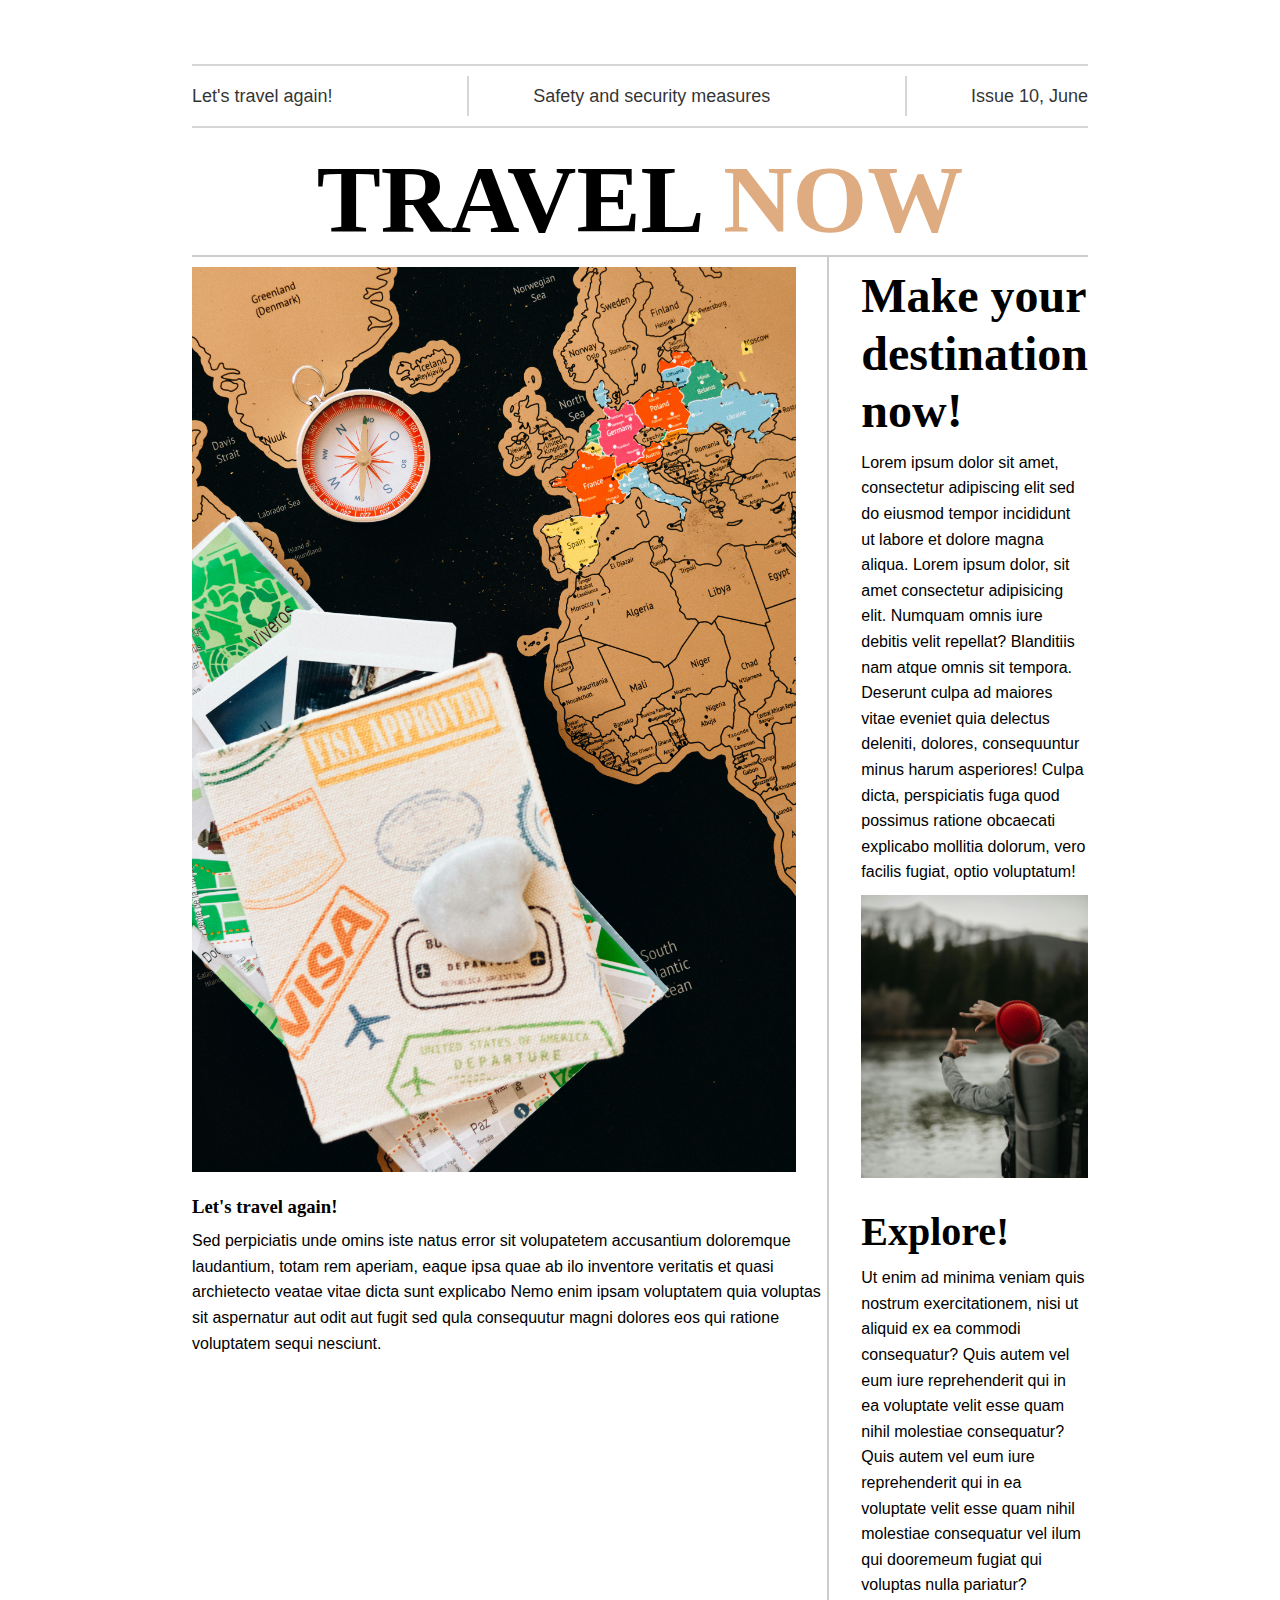
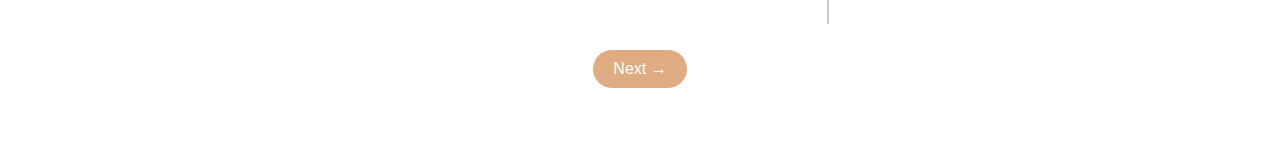
<file: index.html>
<!DOCTYPE html>
<html lang="en">
  <head>
    <meta charset="UTF-8" />
    <meta name="viewport" content="width=device-width, initial-scale=1.0" />
    <title>Travel Now</title>
    <link rel="shortcut icon" href="./assets/travel-travel-favicon.png" type="image/png">
    <link rel="stylesheet" href="./style/style.css" />
    <link
      href="https://fonts.googleapis.com/css2?family=Pacifico&display=swap"
      rel="stylesheet"
    />
  </head>
  <body>
    <header>
      <div class="top-section">
        <span id="one">Let's travel again!</span>
        <span id="two">Safety and security measures</span>
        <span>Issue 10, June</span>
      </div>
    </header>

    <main>
      <section class="hero-section">
        <div class="hero-heading">
          <h1 class="hero-heading-main">
            TRAVEL <span class="hero-heading-main-highlight">NOW</span>
          </h1>
        </div>

        <div class="hero-rest">
          <div class="hero-main">
            <div class="hero-main-content">
              <img
                src="./assets/hero-left-main-image.jpg"
                alt="hero-main-content-image"
                class="hero-main-content-image"
              />
            </div>

            <div class="hero-main-description">
              <h3 class="hero-main-description-heading">Let's travel again!</h3>
              <p>
                Sed perpiciatis unde omins iste natus error sit volupatetem
                accusantium doloremque laudantium, totam rem aperiam, eaque ipsa
                quae ab ilo inventore veritatis et quasi archietecto veatae
                vitae dicta sunt explicabo Nemo enim ipsam voluptatem quia
                voluptas sit aspernatur aut odit aut fugit sed qula consequutur
                magni dolores eos qui ratione voluptatem sequi nesciunt.
              </p>
            </div>
          </div>

          <div class="hero-aside">
            <div class="hero-aside-summary">
              <h2 class="hero-aside-summary-heading">Make your destination now!</h2>
              <p class="hero-aside-summary-paragraph">
                Lorem ipsum dolor sit amet, consectetur adipiscing elit sed do
                eiusmod tempor incididunt ut labore et dolore magna aliqua.
                Lorem ipsum dolor, sit amet consectetur adipisicing elit.
                Numquam omnis iure debitis velit repellat? Blanditiis nam atque
                omnis sit tempora. Deserunt culpa ad maiores vitae eveniet quia
                delectus deleniti, dolores, consequuntur minus harum asperiores!
                Culpa dicta, perspiciatis fuga quod possimus ratione obcaecati
                explicabo mollitia dolorum, vero facilis fugiat, optio
                voluptatum!
              </p>
              <img
                src="./assets/hero-summary-image.jpg"
                alt="hero-aside-summary-image"
                class="hero-aside-summary-image"
                width="100%"
              />
            </div>

            <div class="hero-explore">
              <h3 class="hero-explore-heading">Explore!</h3>
              <p>
                Ut enim ad minima veniam quis nostrum exercitationem, nisi ut
                aliquid ex ea commodi consequatur? Quis autem vel eum iure
                reprehenderit qui in ea voluptate velit esse quam nihil
                molestiae consequatur? Quis autem vel eum iure reprehenderit qui
                in ea voluptate velit esse quam nihil molestiae consequatur vel
                ilum qui dooremeum fugiat qui voluptas nulla pariatur?
              </p>
            </div>
          </div>
        </div>
      </section>
    </main>
    <footer class="main-footer">
      <a href="./pages/index-2.html" class="button">Next →</a>
    </footer>
  </body>
</html>
</file>
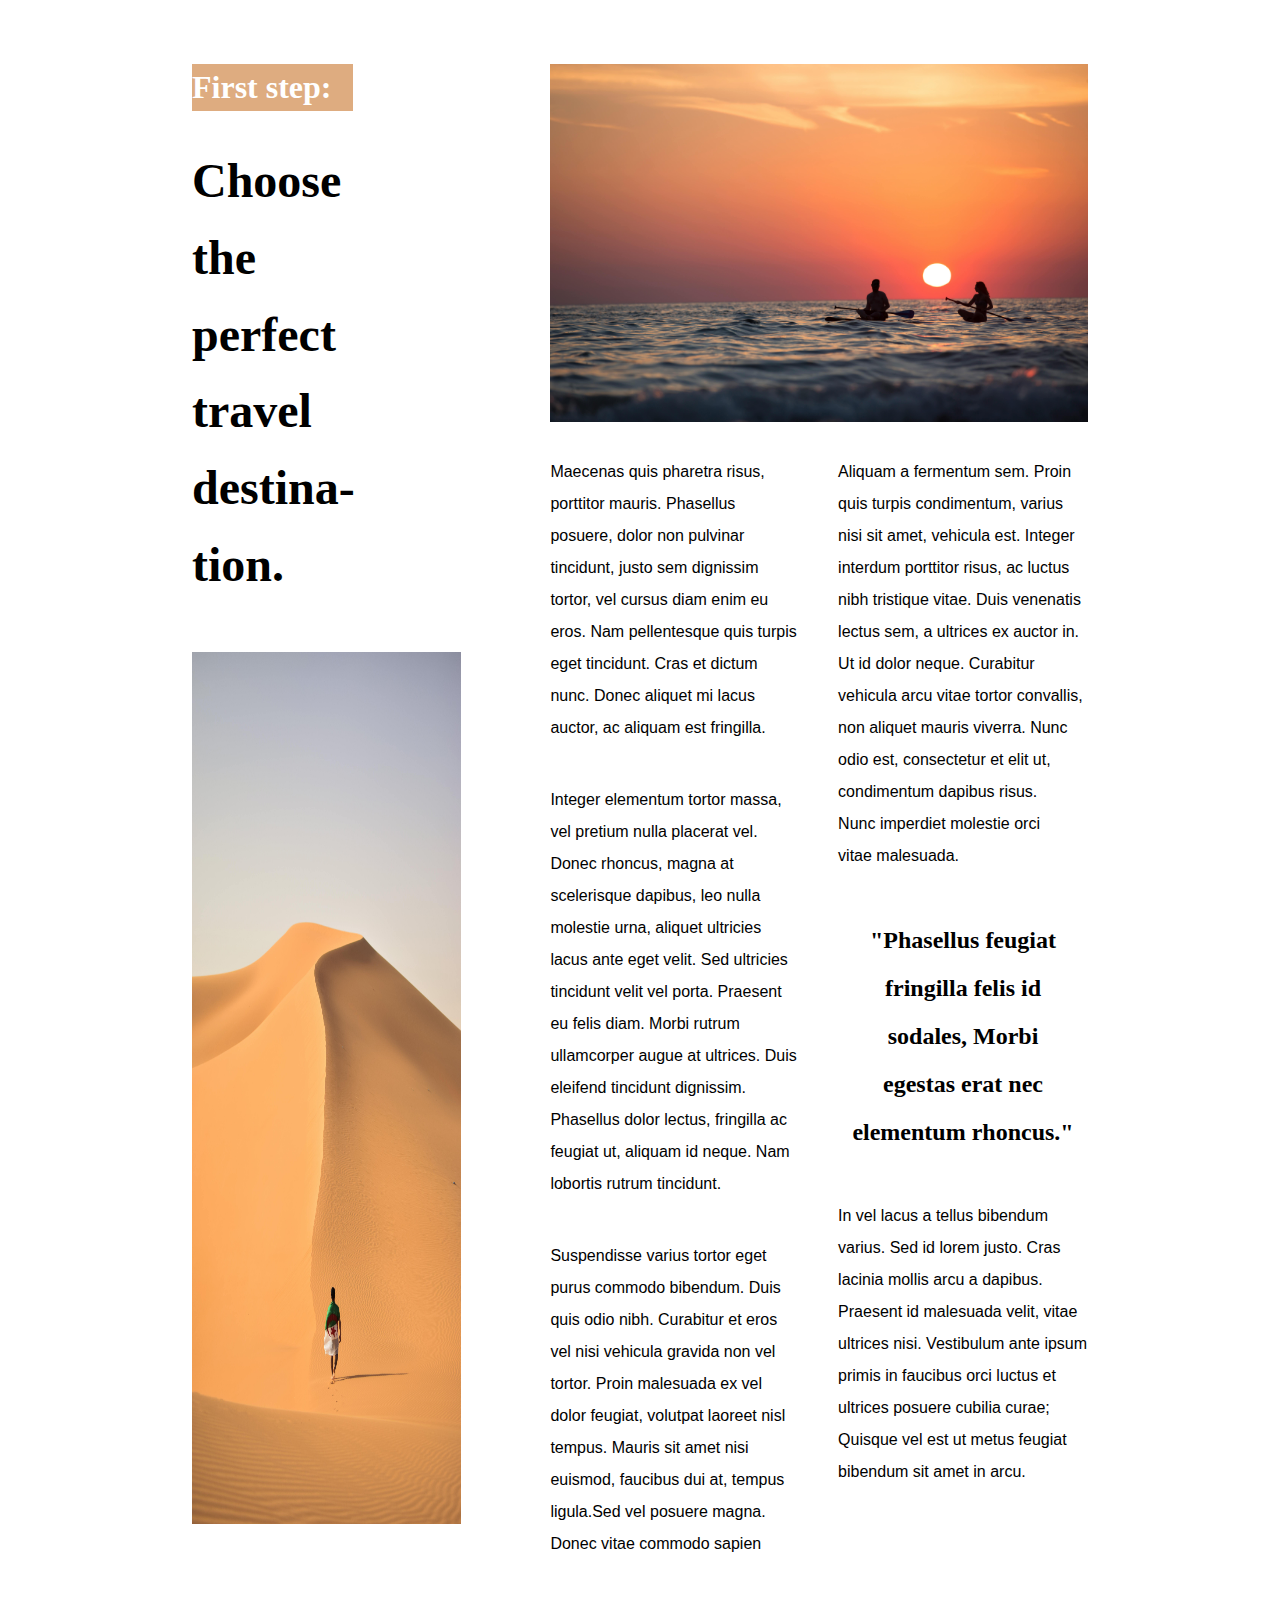
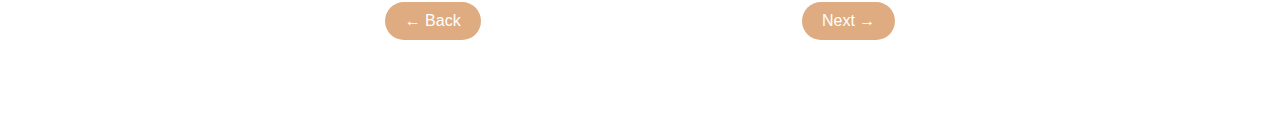
<file: pages/index-2.html>
<!DOCTYPE html>
<html lang="en">
  <head>
    <meta charset="UTF-8" />
    <meta name="viewport" content="width=device-width, initial-scale=1.0" />
    <title>Travel Now</title>
    <link rel="shortcut icon" href="./assets/travel-travel-favicon.png" type="image/png">
    <link rel="stylesheet" href="../style/style-2.css" />
    <link
      href="https://fonts.googleapis.com/css2?family=Pacifico&display=swap"
      rel="stylesheet"
    />
  </head>
  <body>
    <main class="main">
      <div class="aside">
        <h1 class="aside-heading">First step:</h1>
        <h2 class="aside-sub-heading">
          Choose the perfect travel destina- tion.
        </h2>
        <img
          src="../assets/page-2-aside-image.jpg"
          alt="page-2-aside-image"
          class="aside-image"
        />
      </div>

      <div class="hero">
        <div class="hero-main">
          <img
            src="../assets/page-2-hero-image.jpg"
            alt="page-2-hero-image"
            class="hero-main-image"
          />
        </div>

        <div class="hero-content">

          <div class="hero-content-left">
            <div class="hero-content-left-first">
              <p>
                Maecenas quis pharetra risus, porttitor mauris. Phasellus
                posuere, dolor non pulvinar tincidunt, justo sem dignissim
                tortor, vel cursus diam enim eu eros. Nam pellentesque quis
                turpis eget tincidunt. Cras et dictum nunc. Donec aliquet mi
                lacus auctor, ac aliquam est fringilla.
              </p>
            </div>
            <div class="hero-content-left-second">
              <p>
                Integer elementum tortor massa, vel pretium nulla placerat vel.
                Donec rhoncus, magna at scelerisque dapibus, leo nulla molestie
                urna, aliquet ultricies lacus ante eget velit. Sed ultricies
                tincidunt velit vel porta. Praesent eu felis diam. Morbi rutrum
                ullamcorper augue at ultrices. Duis eleifend tincidunt
                dignissim. Phasellus dolor lectus, fringilla ac feugiat ut,
                aliquam id neque. Nam lobortis rutrum tincidunt.
              </p>
            </div>
            <div class="hero-content-left-third">
              <p>
                Suspendisse varius tortor eget purus commodo bibendum. Duis quis
                odio nibh. Curabitur et eros vel nisi vehicula gravida non vel
                tortor. Proin malesuada ex vel dolor feugiat, volutpat laoreet
                nisl tempus. Mauris sit amet nisi euismod, faucibus dui at,
                tempus ligula.Sed vel posuere magna. Donec vitae commodo sapien
              </p>
            </div>
          </div>

          <div class="hero-content-right">
            <div class="hero-content-right-first">
              <p>
                Aliquam a fermentum sem. Proin quis turpis condimentum, varius
                nisi sit amet, vehicula est. Integer interdum porttitor risus,
                ac luctus nibh tristique vitae. Duis venenatis lectus sem, a
                ultrices ex auctor in. Ut id dolor neque. Curabitur vehicula
                arcu vitae tortor convallis, non aliquet mauris viverra. Nunc
                odio est, consectetur et elit ut, condimentum dapibus risus.
                Nunc imperdiet molestie orci vitae malesuada.
              </p>
            </div>
            <div class="hero-content-right-second">
              <p id="hero-content-quote">
                "Phasellus feugiat fringilla felis id sodales, Morbi egestas erat
                nec elementum rhoncus."
              </p>
            </div>

            <div class="hero-content-right-third">
              <p>
                In vel lacus a tellus bibendum varius. Sed id lorem justo. Cras
                lacinia mollis arcu a dapibus. Praesent id malesuada velit,
                vitae ultrices nisi. Vestibulum ante ipsum primis in faucibus
                orci luctus et ultrices posuere cubilia curae; Quisque vel est
                ut metus feugiat bibendum sit amet in arcu.
              </p>
            </div>
          </div>
        </div>
      </div>
    </main>
    <footer class="main-footer">
      <a href="../index.html" class="button"> ← Back</a>
      <a href="./index-3.html" class="button">Next →</a>
    </footer>
  </body>
</html>
</file>
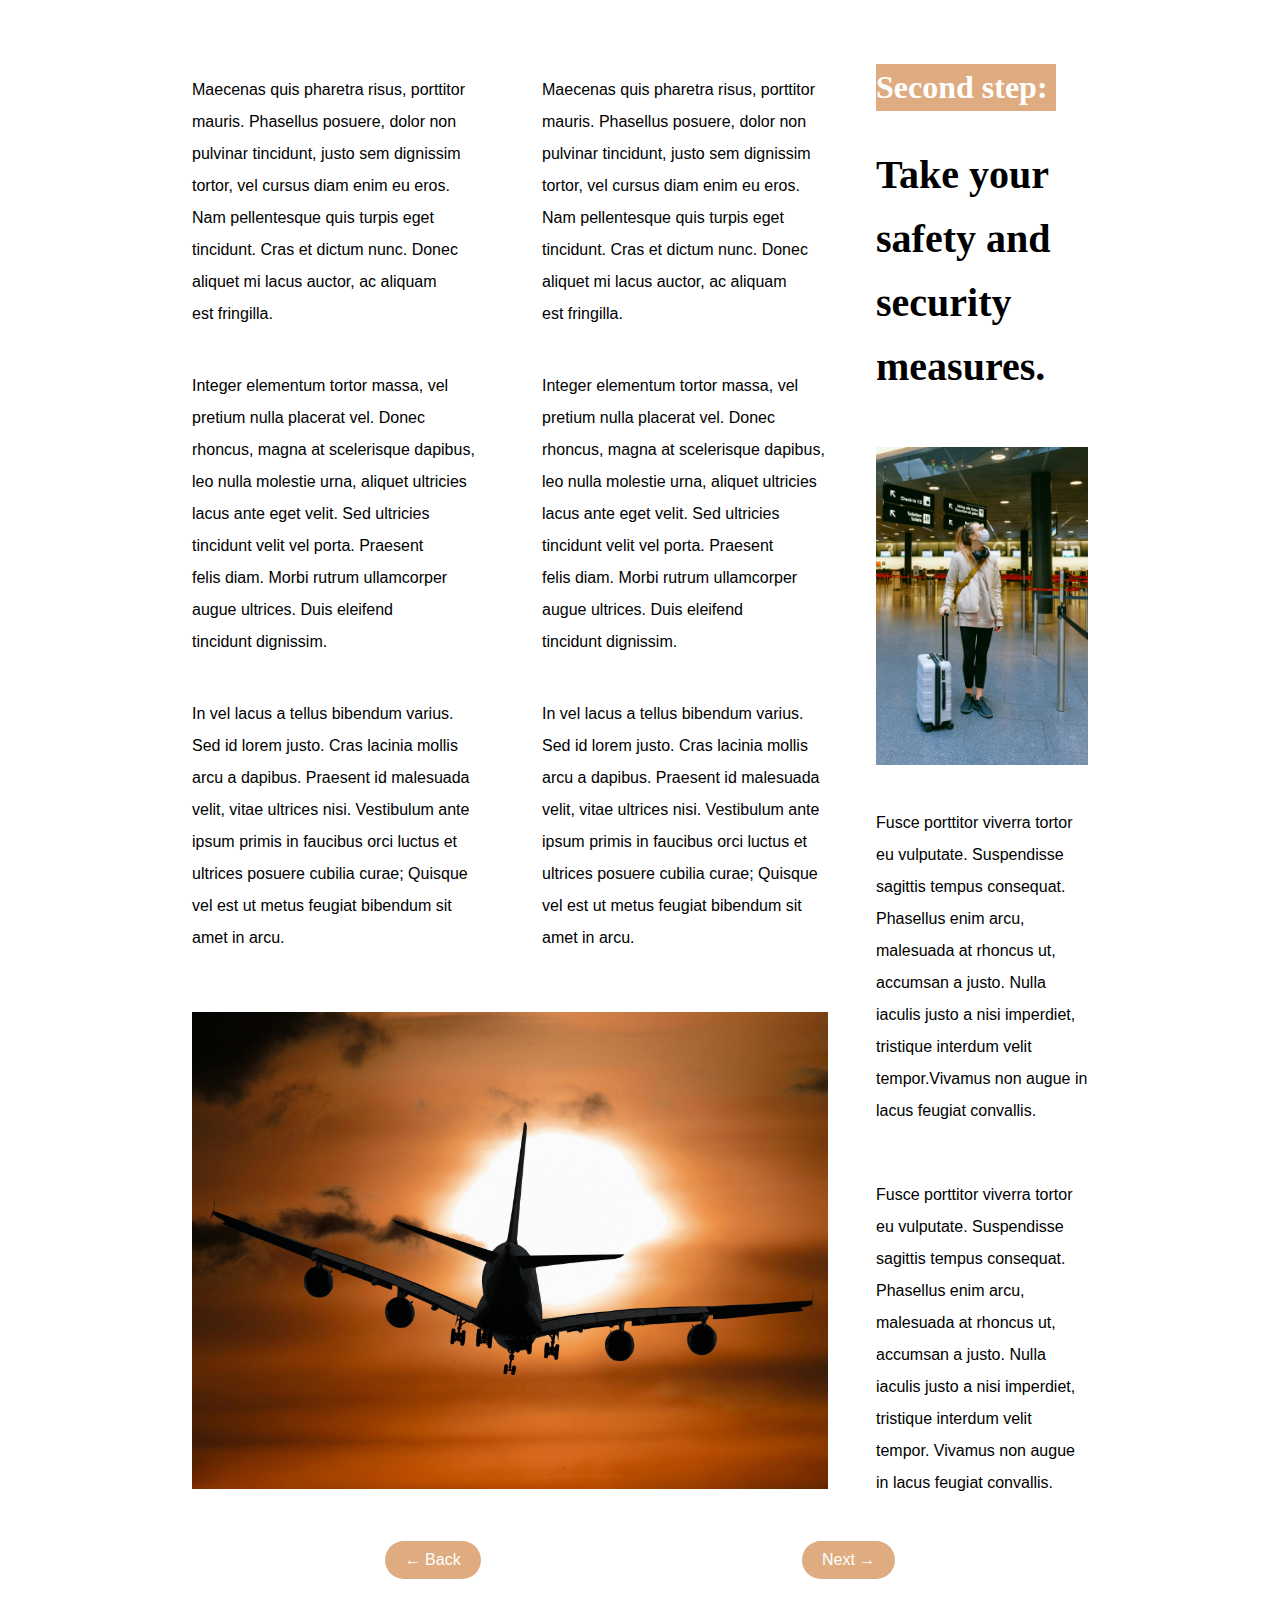
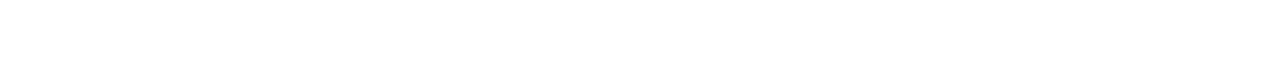
<file: pages/index-3.html>
<!DOCTYPE html>
<html lang="en">
  <head>
    <meta charset="UTF-8" />
    <meta name="viewport" content="width=device-width, initial-scale=1.0" />
    <title>Travel Now</title>
    <link rel="shortcut icon" href="../assets/travel-travel-favicon.png" type="image/png">
    <link rel="stylesheet" href="../style/style-3.css" />
    <link
      href="https://fonts.googleapis.com/css2?family=Pacifico&display=swap"
      rel="stylesheet"
    />
  </head>
  <body>
    <main class="main">
      <div class="hero">
        <div class="hero-content">
          <div class="hero-content-left">
            <div class="hero-content-left-first">
              <p>
                Maecenas quis pharetra risus, porttitor mauris. Phasellus
                posuere, dolor non pulvinar tincidunt, justo sem dignissim
                tortor, vel cursus diam enim eu eros. Nam pellentesque quis
                turpis eget tincidunt. Cras et dictum nunc. Donec aliquet mi
                lacus auctor, ac aliquam est fringilla.
              </p>
            </div>
            <div class="hero-content-left-second">
              <p>
                Integer elementum tortor massa, vel pretium nulla placerat vel.
                Donec rhoncus, magna at scelerisque dapibus, leo nulla molestie
                urna, aliquet ultricies lacus ante eget velit. Sed ultricies
                tincidunt velit vel porta. Praesent felis diam. Morbi rutrum
                ullamcorper augue ultrices. Duis eleifend tincidunt dignissim.
              </p>
            </div>
            <div class="hero-content-left-third">
              <p>
                In vel lacus a tellus bibendum varius. Sed id lorem justo. Cras
                lacinia mollis arcu a dapibus. Praesent id malesuada velit,
                vitae ultrices nisi. Vestibulum ante ipsum primis in faucibus
                orci luctus et ultrices posuere cubilia curae; Quisque vel est
                ut metus feugiat bibendum sit amet in arcu.
              </p>
            </div>
          </div>

          <div class="hero-content-right">
            <div class="hero-content-right-first">
              <p>
                Maecenas quis pharetra risus, porttitor mauris. Phasellus
                posuere, dolor non pulvinar tincidunt, justo sem dignissim
                tortor, vel cursus diam enim eu eros. Nam pellentesque quis
                turpis eget tincidunt. Cras et dictum nunc. Donec aliquet mi
                lacus auctor, ac aliquam est fringilla.
              </p>
            </div>

            <div class="hero-content-right-second">
              <p id="hero-content-quote">
                Integer elementum tortor massa, vel pretium nulla placerat vel.
                Donec rhoncus, magna at scelerisque dapibus, leo nulla molestie
                urna, aliquet ultricies lacus ante eget velit. Sed ultricies
                tincidunt velit vel porta. Praesent felis diam. Morbi rutrum
                ullamcorper augue ultrices. Duis eleifend tincidunt dignissim.
              </p>
            </div>

            <div class="hero-content-right-third">
              <p>
                In vel lacus a tellus bibendum varius. Sed id lorem justo. Cras
                lacinia mollis arcu a dapibus. Praesent id malesuada velit,
                vitae ultrices nisi. Vestibulum ante ipsum primis in faucibus
                orci luctus et ultrices posuere cubilia curae; Quisque vel est
                ut metus feugiat bibendum sit amet in arcu.
              </p>
            </div>
          </div>
        </div>

        <div class="hero-main">
          <img
            src="../assets/page-3-hero-image.jpg"
            alt="page-3-hero-image"
            class="hero-main-image"
          />
        </div>
      </div>

      <div class="aside">
        <h1 class="aside-heading">Second step:</h1>
        <h2 class="aside-sub-heading">
          Take your safety and security measures.
        </h2>
        <img
          src="../assets/page-3-aside-image.jpg"
          alt="page-3-aside-image"
          class="aside-image"
        />
        <p>
          Fusce porttitor viverra tortor eu vulputate. Suspendisse sagittis
          tempus consequat. Phasellus enim arcu, malesuada at rhoncus ut,
          accumsan a justo. Nulla iaculis justo a nisi imperdiet, tristique
          interdum velit tempor.Vivamus non augue in lacus feugiat convallis.
        </p>
        <p>
          Fusce porttitor viverra tortor eu vulputate. Suspendisse sagittis
          tempus consequat. Phasellus enim arcu, malesuada at rhoncus ut,
          accumsan a justo. Nulla iaculis justo a nisi imperdiet, tristique
          interdum velit tempor. Vivamus non augue in lacus feugiat convallis.
        </p>
      </div>
    </main>

    <footer class="main-footer">
      <a href="./index-2.html" class="button"> ← Back</a>
      <a href="./index-4.html" class="button">Next →</a>
    </footer>
  </body>
</html>
</file>
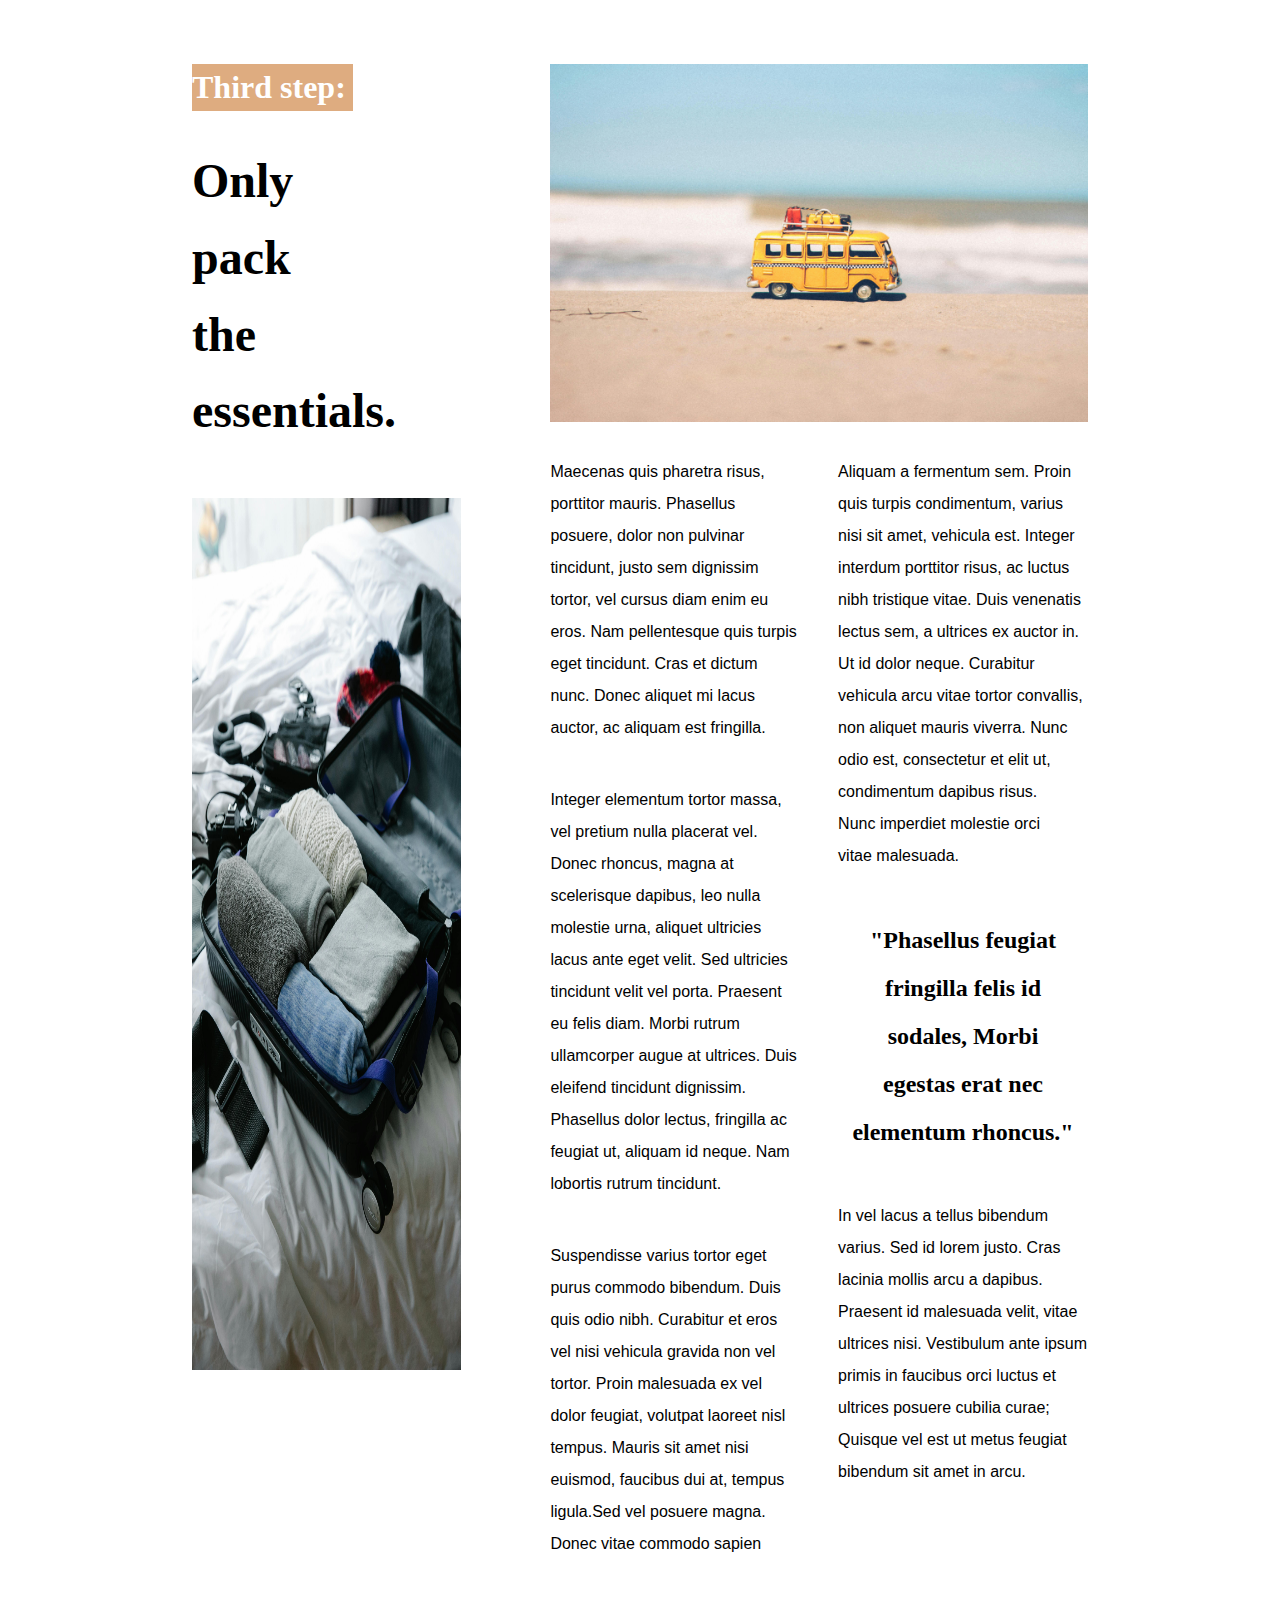
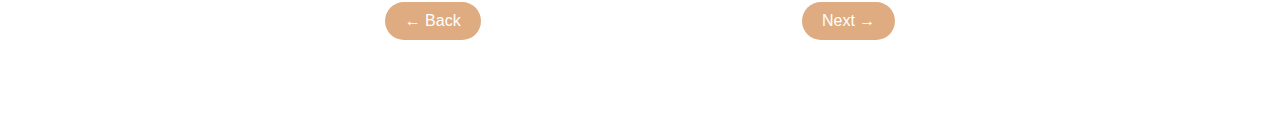
<file: pages/index-4.html>
<!DOCTYPE html>
<html lang="en">
  <head>
    <meta charset="UTF-8" />
    <meta name="viewport" content="width=device-width, initial-scale=1.0" />
    <title>Travel Now</title>
    <link rel="shortcut icon" href="../assets/travel-travel-favicon.png" type="image/png">
    <link rel="stylesheet" href="../style/style-2.css" />
    <link
      href="https://fonts.googleapis.com/css2?family=Pacifico&display=swap"
      rel="stylesheet"
    />
  </head>
  <body>
    <main class="main">
      <div class="aside">
        <h1 class="aside-heading">Third step:</h1>
        <h2 class="aside-sub-heading">
          Only pack the essentials.
        </h2>
        <img
          src="../assets/page-4-aside-image.jpg"
          alt="page-4-aside-image"
          class="aside-image"
        />
      </div>

      <div class="hero">
        <div class="hero-main">
          <img
            src="../assets/page-4-hero-image.jpg"
            alt="page-4-hero-image"
            class="hero-main-image"
          />
        </div>

        <div class="hero-content">

          <div class="hero-content-left">
            <div class="hero-content-left-first">
              <p>
                Maecenas quis pharetra risus, porttitor mauris. Phasellus
                posuere, dolor non pulvinar tincidunt, justo sem dignissim
                tortor, vel cursus diam enim eu eros. Nam pellentesque quis
                turpis eget tincidunt. Cras et dictum nunc. Donec aliquet mi
                lacus auctor, ac aliquam est fringilla.
              </p>
            </div>
            <div class="hero-content-left-second">
              <p>
                Integer elementum tortor massa, vel pretium nulla placerat vel.
                Donec rhoncus, magna at scelerisque dapibus, leo nulla molestie
                urna, aliquet ultricies lacus ante eget velit. Sed ultricies
                tincidunt velit vel porta. Praesent eu felis diam. Morbi rutrum
                ullamcorper augue at ultrices. Duis eleifend tincidunt
                dignissim. Phasellus dolor lectus, fringilla ac feugiat ut,
                aliquam id neque. Nam lobortis rutrum tincidunt.
              </p>
            </div>
            <div class="hero-content-left-third">
              <p>
                Suspendisse varius tortor eget purus commodo bibendum. Duis quis
                odio nibh. Curabitur et eros vel nisi vehicula gravida non vel
                tortor. Proin malesuada ex vel dolor feugiat, volutpat laoreet
                nisl tempus. Mauris sit amet nisi euismod, faucibus dui at,
                tempus ligula.Sed vel posuere magna. Donec vitae commodo sapien
              </p>
            </div>
          </div>

          <div class="hero-content-right">
            <div class="hero-content-right-first">
              <p>
                Aliquam a fermentum sem. Proin quis turpis condimentum, varius
                nisi sit amet, vehicula est. Integer interdum porttitor risus,
                ac luctus nibh tristique vitae. Duis venenatis lectus sem, a
                ultrices ex auctor in. Ut id dolor neque. Curabitur vehicula
                arcu vitae tortor convallis, non aliquet mauris viverra. Nunc
                odio est, consectetur et elit ut, condimentum dapibus risus.
                Nunc imperdiet molestie orci vitae malesuada.
              </p>
            </div>
            <div class="hero-content-right-second">
              <p id="hero-content-quote">
                "Phasellus feugiat fringilla felis id sodales, Morbi egestas erat
                nec elementum rhoncus."
              </p>
            </div>

            <div class="hero-content-right-third">
              <p>
                In vel lacus a tellus bibendum varius. Sed id lorem justo. Cras
                lacinia mollis arcu a dapibus. Praesent id malesuada velit,
                vitae ultrices nisi. Vestibulum ante ipsum primis in faucibus
                orci luctus et ultrices posuere cubilia curae; Quisque vel est
                ut metus feugiat bibendum sit amet in arcu.
              </p>
            </div>
          </div>
        </div>
      </div>
    </main>
    <footer class="main-footer">
      <a href="./index-3.html" class="button"> ← Back</a>
      <a href="./index-5.html" class="button">Next →</a>
    </footer>
  </body>
</html>
</file>
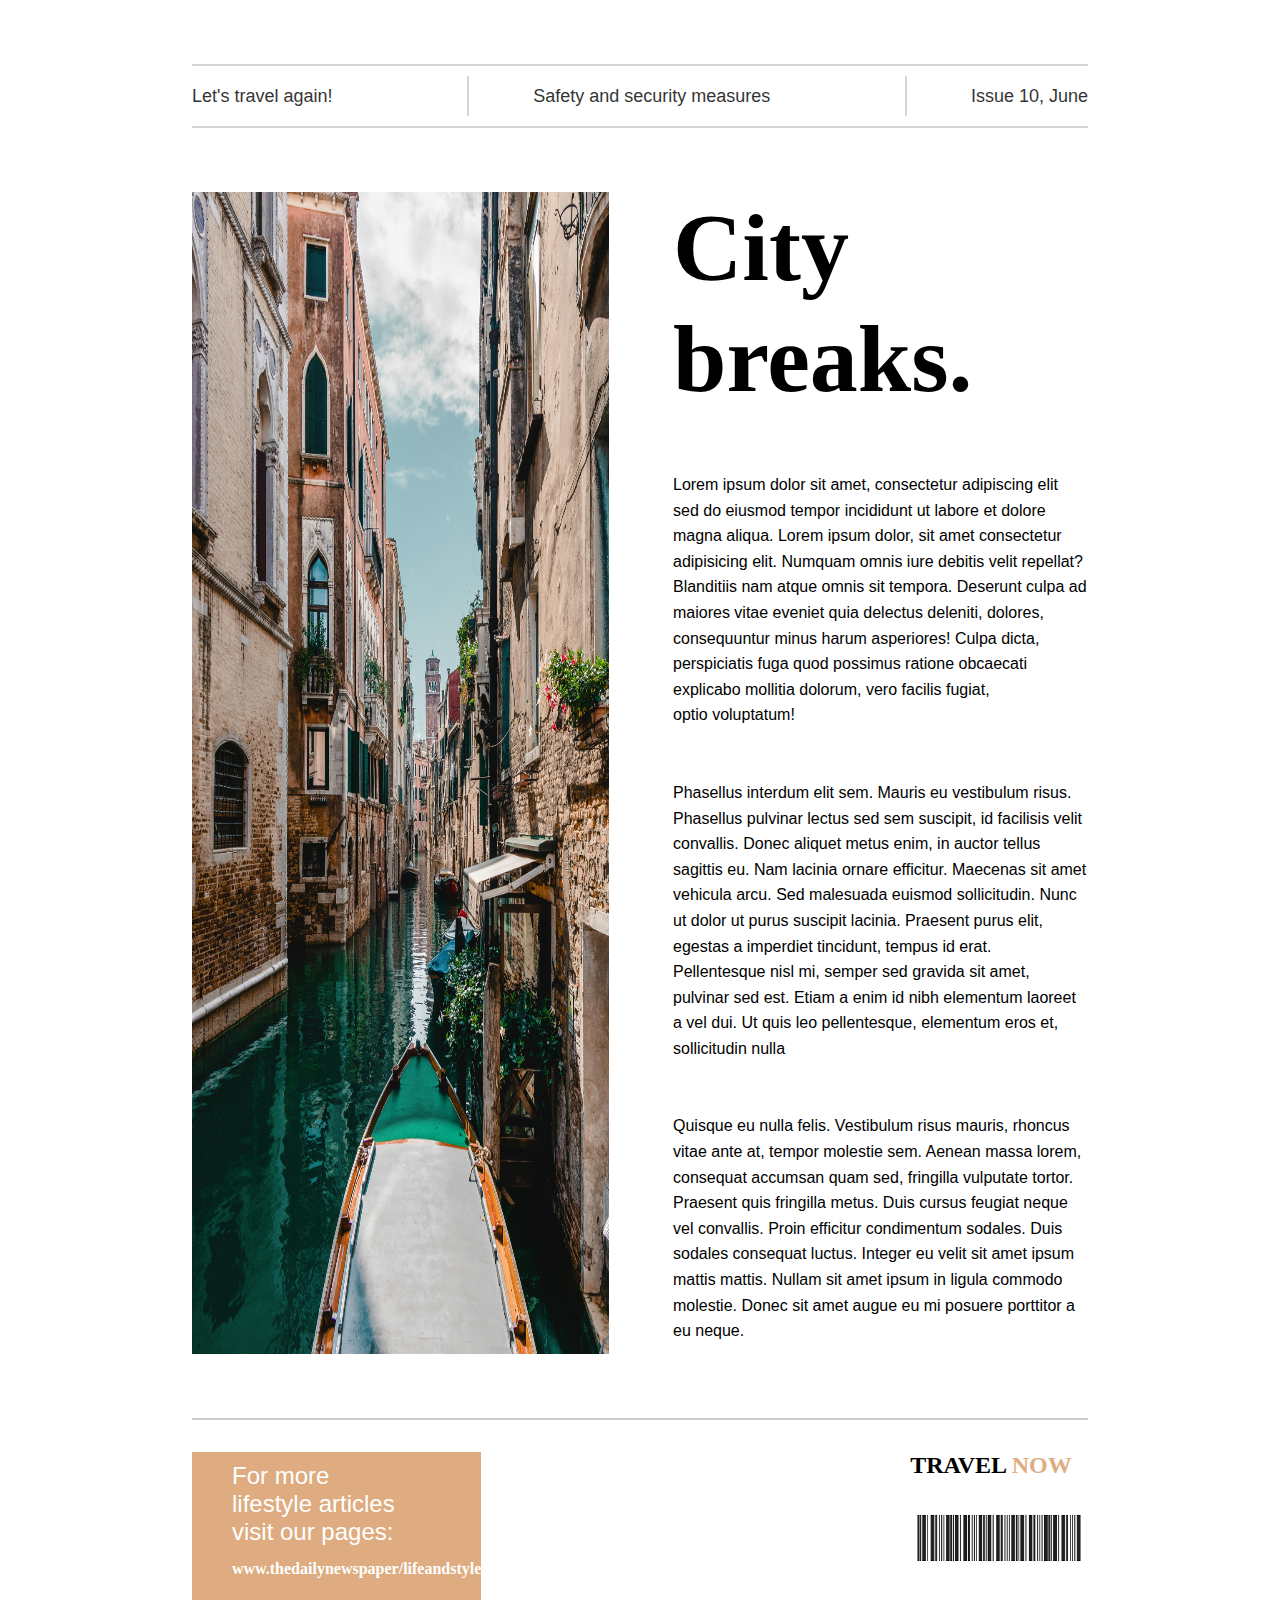
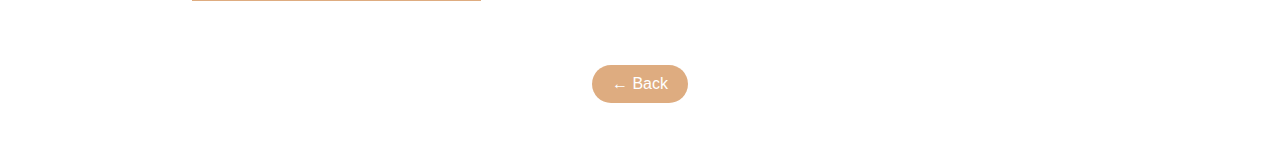
<file: pages/index-6.html>
<!DOCTYPE html>
<html lang="en">
  <head>
    <meta charset="UTF-8" />
    <meta name="viewport" content="width=device-width, initial-scale=1.0" />
    <title>Travel Now</title>
    <link rel="shortcut icon" href="../assets/travel-travel-favicon.png" type="image/png">
    <link rel="stylesheet" href="../style/style-6.css" />
    <link
      href="https://fonts.googleapis.com/css2?family=Pacifico&display=swap"
      rel="stylesheet"
    />
  </head>
  <body>
    <header>
      <div class="top-section top-section-design">
        <span id="one">Let's travel again!</span>
        <span id="two">Safety and security measures</span>
        <span>Issue 10, June</span>
      </div>
    </header>

    <main>
      <div class="main">
        <div class="hero">
          <div class="hero-main">
            <img
              src="../assets/page-6-main-image.jpg"
              alt="page-6-main-content-image"
              class="hero-main-content-image"
            />
          </div>

          <div class="hero-aside">
            <div class="hero-aside-summary">
              <h2 class="hero-aside-summary-heading">City breaks.</h2>
              <div class="hero-aside-summary-paragraph">
                <p>
                  Lorem ipsum dolor sit amet, consectetur adipiscing elit sed do
                  eiusmod tempor incididunt ut labore et dolore magna aliqua.
                  Lorem ipsum dolor, sit amet consectetur adipisicing elit.
                  Numquam omnis iure debitis velit repellat? Blanditiis nam
                  atque omnis sit tempora. Deserunt culpa ad maiores vitae
                  eveniet quia delectus deleniti, dolores, consequuntur minus
                  harum asperiores! Culpa dicta, perspiciatis fuga quod possimus
                  ratione obcaecati explicabo mollitia dolorum, vero facilis
                  fugiat, optio voluptatum!
                </p>
                <p>
                  Phasellus interdum elit sem. Mauris eu vestibulum risus.
                  Phasellus pulvinar lectus sed sem suscipit, id facilisis velit
                  convallis. Donec aliquet metus enim, in auctor tellus sagittis
                  eu. Nam lacinia ornare efficitur. Maecenas sit amet vehicula
                  arcu. Sed malesuada euismod sollicitudin. Nunc ut dolor ut
                  purus suscipit lacinia. Praesent purus elit, egestas a
                  imperdiet tincidunt, tempus id erat. Pellentesque nisl mi,
                  semper sed gravida sit amet, pulvinar sed est. Etiam a enim id
                  nibh elementum laoreet a vel dui. Ut quis leo pellentesque,
                  elementum eros et, sollicitudin nulla
                </p>
                <p>
                  Quisque eu nulla felis. Vestibulum risus mauris, rhoncus vitae
                  ante at, tempor molestie sem. Aenean massa lorem, consequat
                  accumsan quam sed, fringilla vulputate tortor. Praesent quis
                  fringilla metus. Duis cursus feugiat neque vel convallis.
                  Proin efficitur condimentum sodales. Duis sodales consequat
                  luctus. Integer eu velit sit amet ipsum mattis mattis. Nullam
                  sit amet ipsum in ligula commodo molestie. Donec sit amet
                  augue eu mi posuere porttitor a eu neque.
                </p>
              </div>
            </div>
          </div>
        </div>
        <div class="bottom">
          <div class="left">
            <div class="bottom-left-content">
              <h2 class="left-heading">For more lifestyle articles visit our pages:</h2>
              <p class="left-paragraph">www.thedailynewspaper/lifeandstyle</p>
            </div>
          </div>
          <div class="right">
            <h2 class="bottom-heading">TRAVEL <span id="bottom-heading-highlight">NOW</span></h2>
            <img
              src="../assets/page-6-barcode-image.jpg"
              alt="page-6-barcode-image"
              class="barcode-image"
            />
          </div>
        </div>
      </div>
    </main>
    <footer class="main-footer">
      <a href="../pages/index-5.html" class="button">← Back</a>
    </footer>
  </body>
</html>
</file>
<file: style/style.css>
* {
    margin: 0px;
    padding: 0px;
    box-sizing: border-box;
    font-family:Arial, Helvetica, sans-serif
}

body {
    margin: 4rem 15%;
}

p {
    padding: 10px 0px;
    line-height: 1.6; 
}

.top-section {
    display:flex;
    justify-content: space-between;
    padding-bottom: 10px;
    font-size:large;
    padding: 10px 0px;
    opacity: 0.8;
    line-height: 2.5rem;
}

.hero-section {
    padding: 16px 0px;
    display: flex;
    flex-direction: column;
    justify-content: center ;
}




.hero-heading-main {
    font-size: 6rem;
    font-family:Georgia, 'Times New Roman', Times, serif;
    text-align: center;
}

.hero-heading-main-highlight{
    color: #DEAC80;
    font-family:Georgia, 'Times New Roman', Times, serif;
}

.hero-main-content {
    padding: 10px 0px;
}

.hero-rest {
    padding: 10px 0px;
    display: flex;
    flex-direction: row;
    justify-content: space-between;
}

.hero-main{
    flex:3;
}

.hero-main-content-image{
    width: 95%;
}

.hero-main-description {
    padding: 10px 0px;
}

.hero-main-description-heading{
    font-family: Georgia, 'Times New Roman', Times, serif;
}

.hero-aside{
    flex:1;
    display: flex;
    flex-direction: column;
    justify-content: space-between;
}

.hero-aside-summary{
    flex-grow: 1;
    padding: 10px 0px;
}

.hero-aside-summary-heading{
    font-size: 3rem;
    font-family:Georgia, 'Times New Roman', Times, serif;
    line-height: 1.2;
}

.hero-aside-summary-image{
    width: 100%;
}

.hero-explore{
    padding: 16px 0px;
    flex-grow: 1;
}

.hero-explore-heading{
    font-size: 2.5rem;
    font-family:Georgia, 'Times New Roman', Times, serif;
}

.main-footer{
    display: flex;
    justify-content: space-around;
}


.button{
    display: inline-block;
    padding: 10px 20px;
    font-size: 16px;
    color: #ffffff;
    background-color: #DEAC80;
    text-decoration: none;
    border-radius: 25px;
}

.button:hover {
    background-color: #c4996e;
}



@media only screen and (max-width:768px) {

    body {
        margin: 2rem 5%;
    }

    .hero-rest {
        display: flex;
        flex-direction: column;
        justify-content: space-between;
    }

    .hero-heading-main {
        font-size: 4rem;
    }

    .hero-main-content-image{
        width: 100%;
    }
}


@media only screen and (min-width:780px){

    .hero-heading{
        border-bottom: 2px solid rgba(0, 0, 0, 0.2);
    }

    .hero-rest{
        padding-top: 0px;
    }

    .hero-aside{
        border-left: 2px solid rgba(0, 0, 0, 0.2);
        padding-left: 2rem;
    }
    
    .top-section{
        border-top: 2px solid rgba(0, 0, 0, 0.2);
        border-bottom: 2px solid rgba(0, 0, 0, 0.2);
    }
    
    #one{
        border-right: 2px solid rgba(0, 0, 0, 0.2);
        padding-right: 15%;
    }
    #two{
        border-right: 2px solid rgba(0, 0, 0, 0.2);
        padding-right: 15%;
    }
}
</file>
<file: style/style-2.css>
* {
    margin: 0px;
    padding: 0px;
    box-sizing: border-box;
    font-family:Arial, Helvetica, sans-serif
}

body {
    margin: 4rem 15%;
}

p {
    padding: 10px 0px;
    line-height: 2.0; 
}


.main{
    display: flex;
    flex-direction: row;
}

.aside{
    flex: 1;
}


.aside-heading{
    margin-bottom: 32px;
    padding: 5px 0px;
    font-family:Georgia, 'Times New Roman', Times, serif;
    color: #ffffff;
    background-color: #DEAC80;
    width: 60%;
}

.aside-sub-heading{
    padding-bottom: 1rem;
    width: 60%;
    font-size: 3rem;
    font-family:Georgia, 'Times New Roman', Times, serif;
    line-height: 1.6;
}

.aside-image{
    padding-top: 2rem;
    width: 100%;
    height: 60%;
    object-fit:fill;
}

.hero{
    padding-left: 10%;
    flex: 2;
    display: flex;
    flex-direction: column;
    gap: 20px;
}

.hero-main{
    flex:1
}

.hero-main-image{
    width: 100%;
}

.hero-main-content{
    flex:3
}

.hero-content{
    display: flex;
    flex-direction: row;
    justify-content: space-evenly;

}

.hero-content-left{
    display: flex;
    flex-direction: column;
    gap: 20px;
    padding-right: 20px;
    text-wrap: pretty;
}

.hero-content-right{
    display: flex;
    flex-direction: column;
    gap: 20px;
    padding-left: 20px;
    text-wrap:pretty;
}

#hero-content-quote{
    padding: 14px;
    font-family:Georgia, 'Times New Roman', Times, serif;
    font-size: 1.5rem;
    font-weight: bolder;
    text-align: center;
    line-height: 2;
    text-wrap: pretty;
}



.main-footer{
    padding: 2rem;
    display: flex;
    justify-content: space-around;
}


.button{
    display: inline-block;
    padding: 10px 20px;
    font-size: 16px;
    color: #ffffff;
    background-color: #DEAC80;
    text-decoration: none;
    border-radius: 25px;
}

.button:hover {
    background-color: #c4996e;
}


@media only screen and (max-width:768px){
    body {
        margin: 2rem 5%;
    }

    .main{
        display: flex;
        flex-direction: column;
        gap: 20px;
    }

    .aside-sub-heading{
        line-height: 1.6;
    }

    .hero{
        flex-direction: column-reverse;
        padding-left: 0px;
    }

}
</file>
<file: style/style-3.css>
* {
    margin: 0px;
    padding: 0px;
    box-sizing: border-box;
    font-family:Arial, Helvetica, sans-serif
}

body {
    margin: 4rem 15%;
}

p {
    padding: 10px 0px;
    line-height: 2.0;
    text-wrap: pretty;
     
}


.main{
    display: flex;
    flex-direction: row;
    gap: 3em;
}

.hero{
    display: flex;
    flex-direction: column;
    flex: 3;
    gap: 3rem;
}

.hero-content{
    display: flex;
    flex-direction: row;
    gap: 4rem;
}

.hero-content-left{
    display: flex;
    flex-direction: column;
    gap: 20px;
}

.hero-content-right{
    display: flex;
    flex-direction: column;
    gap: 20px;
}

.hero-main-image{
    width: 100%;
}

.aside{
    flex:1;
    display: flex;
    flex-direction: column;
    gap: 2rem;
}

.aside-heading{
    padding: 5px 0px;
    font-family:Georgia, 'Times New Roman', Times, serif;
    color: #ffffff;
    background-color: #DEAC80;
    width: 85%;
}

.aside-sub-heading{
    padding-bottom: 1rem;
    width: 90%;
    font-size: 2.5rem;
    font-family:Georgia, 'Times New Roman', Times, serif;
    line-height: 1.6;
}


.aside-image{
    width: 100%;
}

.main-footer{
    padding: 2rem;
    display: flex;
    justify-content: space-around;
}


.button{
    display: inline-block;
    padding: 10px 20px;
    font-size: 16px;
    color: #ffffff;
    background-color: #DEAC80;
    text-decoration: none;
    border-radius: 25px;
}

.button:hover {
    background-color: #c4996e;
}

@media only screen and (max-width:768px){
    body {
        margin: 2rem 5%;
    }

    .main{
        display: flex;
        flex-direction: column;
    }
}
</file>
<file: style/style-6.css>
* {
    margin: 0px;
    padding: 0px;
    box-sizing: border-box;
    font-family:Arial, Helvetica, sans-serif
}

body {
    margin: 4rem 15%;
}

p {
    padding: 10px 0px;
    line-height: 1.6; 
}

.top-section {
    display:flex;
    justify-content: space-between;
    padding-bottom: 10px;
    font-size:large;
    padding: 10px 0px;
    opacity: 0.8;
    line-height: 2.5rem;
}

.main{
    padding: 4rem 0rem;
    display: flex;
    flex-direction: column;
    gap: 4rem;
}


.hero{
    display: flex;
    gap: 4rem;
}

.hero-main-content-image{
    width: 100%;
    height: 100%;
}


.hero-aside-summary-heading{
    /* width: 80%; */
    font-size: 6rem;
    font-family:Georgia, 'Times New Roman', Times, serif;
}

.hero-aside-summary{
    display: flex;
    flex-direction: column;
    gap: 3rem;
    text-wrap: pretty;
}

.hero-aside-summary-paragraph{
    display: flex;
    flex-direction: column;
    gap: 2rem;
}

.bottom{
    display: flex;
    gap: 10rem;
    border-top: 2px solid rgba(0, 0, 0, 0.2);
    padding-top: 2rem;

}

.left{
    background-color: #DEAC80;
    color: #ffffff;
    width: 100%;
    display: flex;
    flex-direction: column;
    justify-content: center;
    text-align: center;
}

.bottom-left-content{
    display: flex;
    flex-direction: column;
    justify-content: space-around;
}

.left-heading{
    padding-left: 40px;
    width: 80%;
    font-weight: 50;
    text-align: start;
    text-wrap: balance;
}

.left-paragraph{
    padding-left: 40px;
    font-weight: 800;
    text-align: start;
    font-family:Georgia, 'Times New Roman', Times, serif;
}

.right{
    margin-left: 30%;
}

.bottom-heading{
    font-family:Georgia, 'Times New Roman', Times, serif;
}

#bottom-heading-highlight{
    color: #DEAC80;
    font-family:Georgia, 'Times New Roman', Times, serif;
}

.barcode-image{
    width: 100%;
}

.main-footer{
    display: flex;
    justify-content: space-around;
}


.button{
    display: inline-block;
    padding: 10px 20px;
    font-size: 16px;
    color: #ffffff;
    background-color: #DEAC80;
    text-decoration: none;
    border-radius: 25px;
}

.button:hover {
    background-color: #c4996e;
}



@media only screen and (max-width:768px) {
    
    body {
        margin: 2rem 5%;
    }

    .hero {
        display: flex;
        flex-direction: column;
    }

    .hero-aside-summary-heading{
        font-size: 3rem;
    }
    
    .hero-heading-main {
        font-size: 4rem;
    }

    .bottom{
        display: flex;
        flex-direction: column;
        gap: 2rem;
    }

    .right{
        margin-right: 0px;
        margin: 0px;
    }
    
}

@media only screen and (min-width:780px){
    
    .top-section{
        border-top: 2px solid rgba(0, 0, 0, 0.2);
        border-bottom: 2px solid rgba(0, 0, 0, 0.2);
    }
    
    #one{
        border-right: 2px solid rgba(0, 0, 0, 0.2);
        padding-right: 15%;
    }
    #two{
        border-right: 2px solid rgba(0, 0, 0, 0.2);
        padding-right: 15%;
    }
}
</file>
